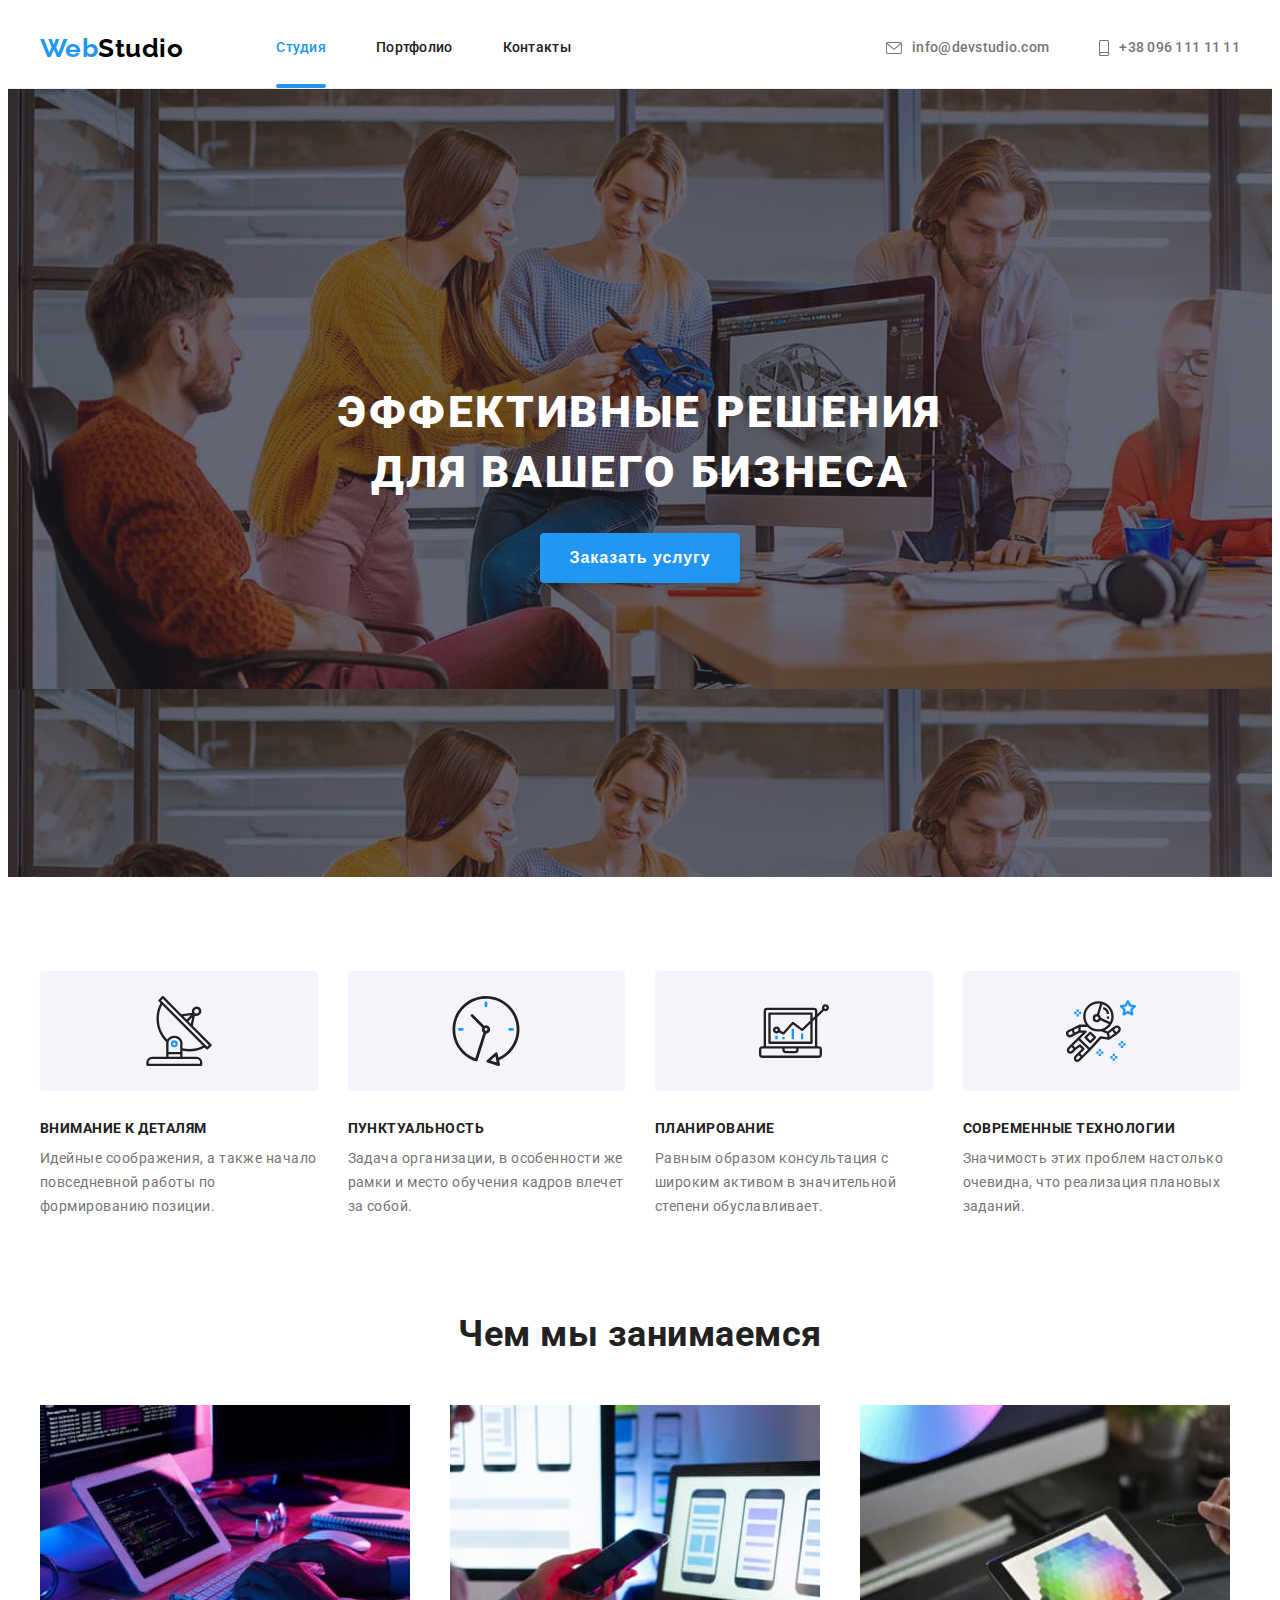
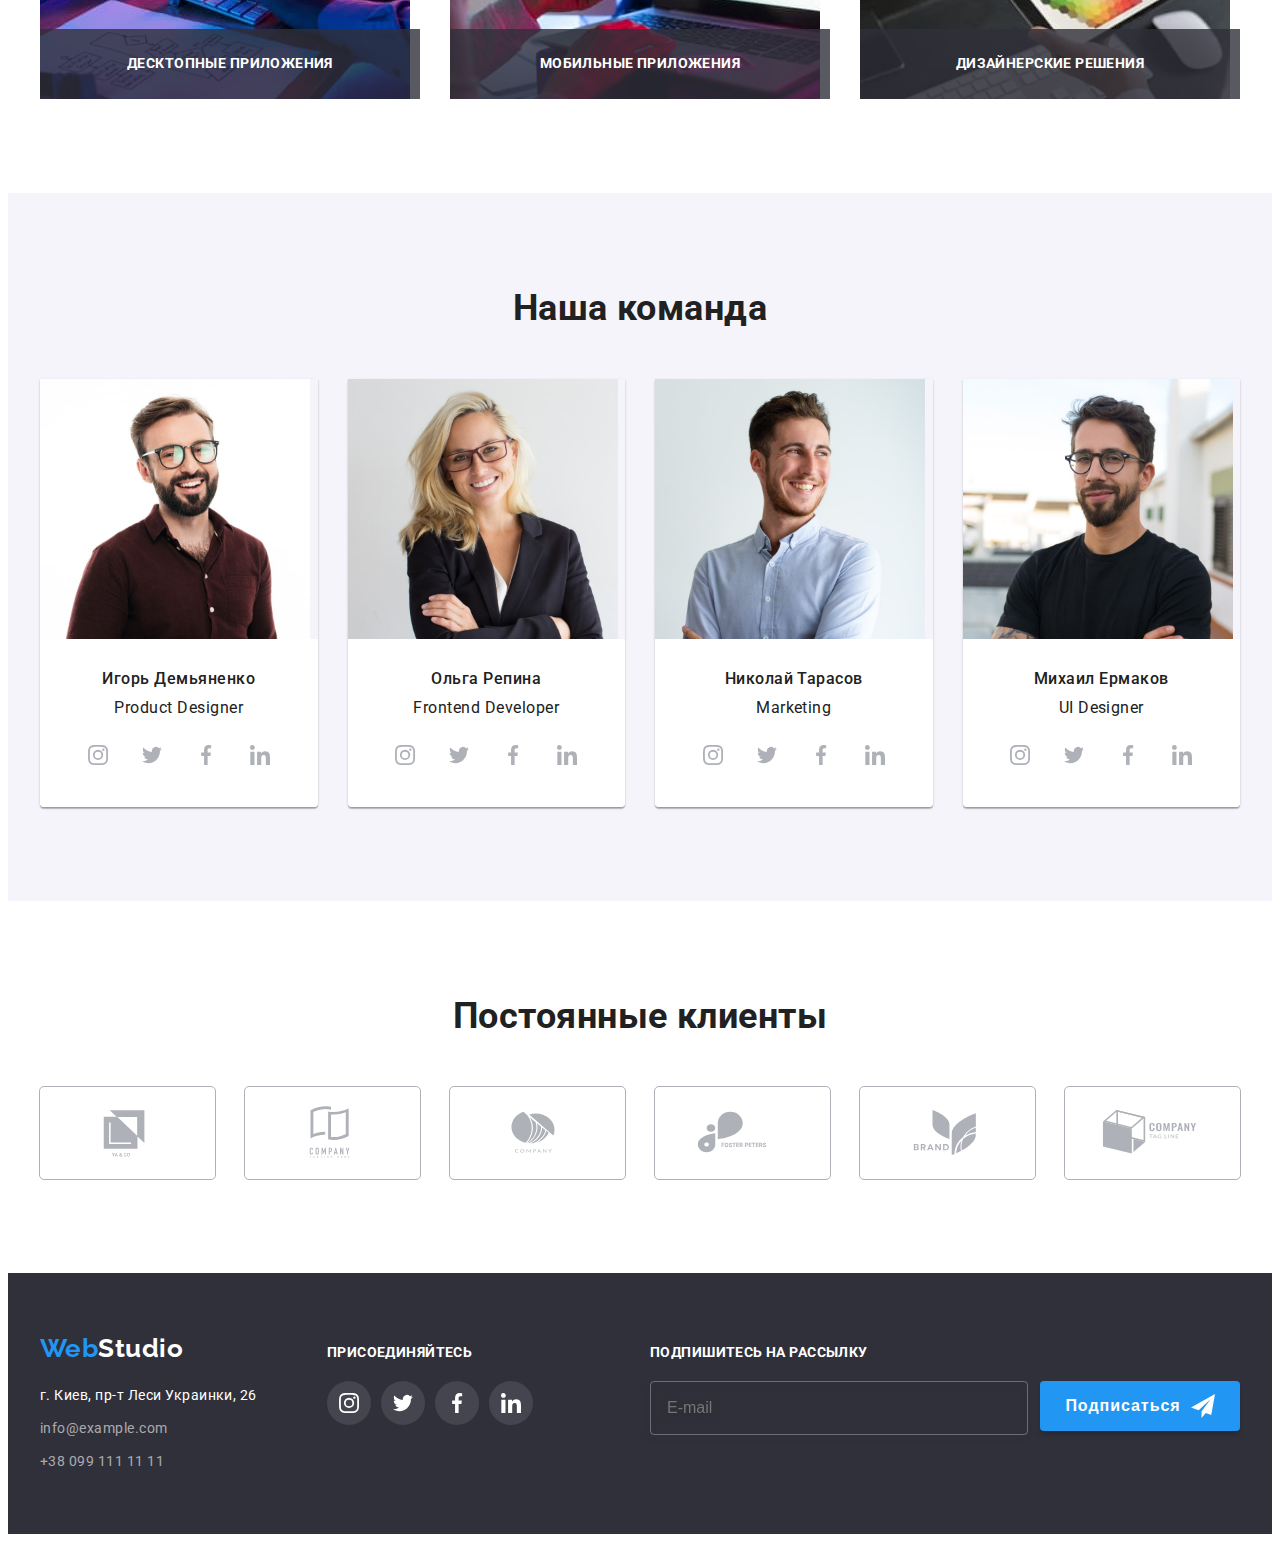
<file: index.html>
<!DOCTYPE html>
<html lang="ru">

<head>
    <meta charset="UTF-8">
    <meta http-equiv="X-UA-Compatible" content="IE=edge">
    <meta name="viewport" content="width=device-width, initial-scale=1.0">
    <link rel="preconnect" href="https://fonts.googleapis.com">
    <link rel="preconnect" href="https://fonts.gstatic.com" crossorigin>
    <link
        href="https://fonts.googleapis.com/css2?family=Raleway:wght@700&family=Roboto:wght@400;500;700;900&display=swap"
        rel="stylesheet">
    <link rel="stylesheet" href="https://cdnjs.cloudflare.com/ajax/libs/modern-normalize/1.1.0/modern-normalize.min.css"
        integrity="sha512-wpPYUAdjBVSE4KJnH1VR1HeZfpl1ub8YT/NKx4PuQ5NmX2tKuGu6U/JRp5y+Y8XG2tV+wKQpNHVUX03MfMFn9Q=="
        crossorigin="anonymous" referrerpolicy="no-referrer" />
    <link rel="stylesheet" href="./css/main.min.css">
    <title>WebStudio</title>
</head>

<body>

    <!-- Шапка сайту -->
    <header class="header">
        <div class="header__container">
            <nav class="header__site-nav">
                <a href="./" lang="en" class="header__logo logo"><span class="logo__accent">Web</span>Studio</a>
                <ul class="site-nav__list">
                    <li class="site-nav__item"><a href="./index.html" class="site-nav__link current">Студия</a></li>
                    <li class="site-nav__item"><a href="./portfolio.html" class="site-nav__link">Портфолио</a></li>
                    <li class="site-nav__item"><a href="" class="site-nav__link">Контакты</a></li>
                </ul>
            </nav>
            <ul class="contact-nav__list">
                <li class="contact-nav__item">
                    <a href="mailto:info@devstudio.com" class="contact-nav__link">
                        <svg width="16" height="12" class="contact-nav__icon">
                            <use href="./images/icons.svg#envelope"></use>
                        </svg>
                        info@devstudio.com
                    </a>
                </li>
                <li class="contact-nav__item">
                    <a href="tel:+380961111111" class="contact-nav__link">
                        <svg width="10" height="16" class="contact-nav__icon">
                            <use href="./images/icons.svg#smartphone"></use>
                        </svg>
                        +38 096 111 11 11
                    </a>
                </li>
            </ul>
        </div>
    </header>

    <main>
        <!-- Герой -->
        <section class="hero">
            <div class="hero__container">
                <h1 class="hero__title">Эффективные решения для вашего бизнеса</h1>
                <button type="button" class="hero__btn" data-modal-open>Заказать услугу</button>
            </div>
        </section>

        <!-- Преимущества -->
        <section class="advantages">
            <div class="advantages__container">
                <h2 class="advantages__title">Преимущества</h2>
                <ul class="advantages__list">
                    <li class="advantages__item">
                        <div class="advantages__icon-thumb">
                            <svg width="70" height="70">
                                <use href="./images/icons.svg#antenna"></use>
                            </svg>
                        </div>
                        <h3 class="advantages__pre-title">Внимание к деталям</h3>
                        <p class="advantages__text">Идейные соображения, а также начало повседневной работы по
                            формированию позиции.
                        </p>
                    </li>
                    <li class="advantages__item">
                        <div class="advantages__icon-thumb">
                            <svg width="70" height="70">
                                <use href="./images/icons.svg#clock"></use>
                            </svg>
                        </div>
                        <h3 class="advantages__pre-title">Пунктуальность</h3>
                        <p class="advantages__text">Задача организации, в особенности же рамки и место обучения кадров
                            влечет за
                            собой.
                        </p>
                    </li>
                    <li class="advantages__item">
                        <div class="advantages__icon-thumb">
                            <svg width="70" height="70">
                                <use href="./images/icons.svg#diagram"></use>
                            </svg>
                        </div>
                        <h3 class="advantages__pre-title">Планирование</h3>
                        <p class="advantages__text">Равным образом консультация с широким активом в значительной степени
                            обуславливает.
                        </p>
                    </li>
                    <li class="advantages__item">
                        <div class="advantages__icon-thumb">
                            <svg width="70" height="70">
                                <use href="./images/icons.svg#astronaut"></use>
                            </svg>
                        </div>
                        <h3 class="advantages__pre-title">Современные технологии</h3>
                        <p class="advantages__text">Значимость этих проблем настолько очевидна, что реализация плановых
                            заданий.</p>
                    </li>
                </ul>
            </div>
        </section>

        <section class="practic">
            <div class="practic__container">
                <h2 class="practic__title">Чем мы занимаемся</h2>
                <ul class="practic__list">
                    <li class="practic__item">
                        <img src="./images/box-1.jpg" alt="Набирає команда" width="370" class="practic__img">
                        <h3 class="practic__img-title">Десктопные приложения</h3>
                    </li>
                    <li class="practic__item">
                        <img src="./images/box-2.jpg" alt="Переглядає дизайн" width="370" class="practic__img">
                        <h3 class="practic__img-title">Мобильные приложения</h3>
                    </li>
                    <li class="practic__item">
                        <img src="./images/box-3.jpg" alt="Розглядає палітру кольорів" width="370" class="practic__img">
                        <h3 class="practic__img-title">Дизайнерские решения</h3>
                    </li>
                </ul>
            </div>
        </section>

        <!-- Команда -->
        <section class="team">
            <div class="team__container">
                <h2 class="team__title">Наша команда</h2>
                <ul class="team__list">
                    <li class="team__item">
                        <div class="team__img-thumb">
                            <img src="./images/img-1.jpg" alt="чоловік" width="270">
                        </div>
                        <div class="team__card">
                            <h3 class="team__card-title">Игорь Демьяненко</h3>
                            <p class="team__card-text">Product Designer</p>
                            <ul class="team__social-list">
                                <li class="team__social-item">
                                    <a href="https://www.instagram.com" target="_blank" rel="noopener noreferrer"
                                        class="team__social-link">
                                        <svg width="20" height="20" class="team__social-icon">
                                            <use href="./images/icons.svg#instagram"></use>
                                        </svg>
                                    </a>
                                </li>
                                <li class="team__social-item">
                                    <a href="https://twitter.com" target="_blank" rel="noopener noreferrer"
                                        class="team__social-link">
                                        <svg width="20" height="20" class="team__social-icon">
                                            <use href="./images/icons.svg#twitter"></use>
                                        </svg>
                                    </a>
                                </li>
                                <li class="team__social-item">
                                    <a href="https://facebook.com" target="_blank" rel="noopener noreferrer"
                                        class="team__social-link">
                                        <svg width="20" height="20" class="team__social-icon">
                                            <use href="./images/icons.svg#facebook"></use>
                                        </svg>
                                    </a>
                                </li>
                                <li class="team__social-item">
                                    <a href="https://www.linkedin.com" target="_blank" rel="noopener noreferrer"
                                        class="team__social-link">
                                        <svg width="20" height="20" class="team__social-icon">
                                            <use href="./images/icons.svg#linkedin"></use>
                                        </svg>
                                    </a>
                                </li>
                            </ul>
                        </div>
                    </li>
                    <li class="team__item">
                        <div class="team__img-thumb">
                            <img src="./images/img-2.jpg" alt="жінка" width="270">
                        </div>
                        <div class="team__card">
                            <h3 class="team__card-title">Ольга Репина</h3>
                            <p class="team__card-text">Frontend Developer</p>
                            <ul class="team__social-list">
                                <li class="team__social-item">
                                    <a href="https://www.instagram.com" target="_blank" rel="noopener noreferrer"
                                        class="team__social-link">
                                        <svg width="20" height="20" class="team__social-icon">
                                            <use href="./images/icons.svg#instagram"></use>
                                        </svg>
                                    </a>
                                </li>
                                <li class="team__social-item">
                                    <a href="https://twitter.com" target="_blank" rel="noopener noreferrer"
                                        class="team__social-link">
                                        <svg width="20" height="20" class="team__social-icon">
                                            <use href="./images/icons.svg#twitter"></use>
                                        </svg>
                                    </a>
                                </li>
                                <li class="team__social-item">
                                    <a href="https://facebook.com" target="_blank" rel="noopener noreferrer"
                                        class="team__social-link">
                                        <svg width="20" height="20" class="team__social-icon">
                                            <use href="./images/icons.svg#facebook"></use>
                                        </svg>
                                    </a>
                                </li>
                                <li class="team__social-item">
                                    <a href="https://www.linkedin.com" target="_blank" rel="noopener noreferrer"
                                        class="team__social-link">
                                        <svg width="20" height="20" class="team__social-icon">
                                            <use href="./images/icons.svg#linkedin"></use>
                                        </svg>
                                    </a>
                                </li>
                            </ul>
                        </div>
                    </li>
                    <li class="team__item">
                        <div class="team__img-thumb">
                            <img src="./images/img-3.jpg" alt="чоловік" width="270">
                        </div>
                        <div class="team__card">
                            <h3 class="team__card-title">Николай Тарасов</h3>
                            <p class="team__card-text">Marketing</p>
                            <ul class="team__social-list">
                                <li class="team__social-item">
                                    <a href="https://www.instagram.com" target="_blank" rel="noopener noreferrer"
                                        class="team__social-link">
                                        <svg width="20" height="20" class="team__social-icon">
                                            <use href="./images/icons.svg#instagram"></use>
                                        </svg>
                                    </a>
                                </li>
                                <li class="team__social-item">
                                    <a href="https://twitter.com" target="_blank" rel="noopener noreferrer"
                                        class="team__social-link">
                                        <svg width="20" height="20" class="team__social-icon">
                                            <use href="./images/icons.svg#twitter"></use>
                                        </svg>
                                    </a>
                                </li>
                                <li class="team__social-item">
                                    <a href="https://facebook.com" target="_blank" rel="noopener noreferrer"
                                        class="team__social-link">
                                        <svg width="20" height="20" class="team__social-icon">
                                            <use href="./images/icons.svg#facebook"></use>
                                        </svg>
                                    </a>
                                </li>
                                <li class="team__social-item">
                                    <a href="https://www.linkedin.com" target="_blank" rel="noopener noreferrer"
                                        class="team__social-link">
                                        <svg width="20" height="20" class="team__social-icon">
                                            <use href="./images/icons.svg#linkedin"></use>
                                        </svg>
                                    </a>
                                </li>
                            </ul>
                        </div>
                    </li>
                    <li class="team__item">
                        <div class="team__img-thumb">
                            <img src="./images/img-4.jpg" alt="чоловік" width="270">
                        </div>
                        <div class="team__card">
                            <h3 class="team__card-title">Михаил Ермаков</h3>
                            <p class="team__card-text">UI Designer</p>
                            <ul class="team__social-list">
                                <li class="team__social-item">
                                    <a href="https://www.instagram.com" target="_blank" rel="noopener noreferrer"
                                        class="team__social-link">
                                        <svg width="20" height="20" class="team__social-icon">
                                            <use href="./images/icons.svg#instagram"></use>
                                        </svg>
                                    </a>
                                </li>
                                <li class="team__social-item">
                                    <a href="https://twitter.com" target="_blank" rel="noopener noreferrer"
                                        class="team__social-link">
                                        <svg width="20" height="20" class="team__social-icon">
                                            <use href="./images/icons.svg#twitter"></use>
                                        </svg>
                                    </a>
                                </li>
                                <li class="team__social-item">
                                    <a href="https://facebook.com" target="_blank" rel="noopener noreferrer"
                                        class="team__social-link">
                                        <svg width="20" height="20" class="team__social-icon">
                                            <use href="./images/icons.svg#facebook"></use>
                                        </svg>
                                    </a>
                                </li>
                                <li class="team__social-item">
                                    <a href="https://www.linkedin.com" target="_blank" rel="noopener noreferrer"
                                        class="team__social-link">
                                        <svg width="20" height="20" class="team__social-icon">
                                            <use href="./images/icons.svg#linkedin"></use>
                                        </svg>
                                    </a>
                                </li>
                            </ul>
                        </div>
                    </li>
                </ul>
            </div>
        </section>

        <!-- Клієнти -->
        <section class="client">
            <div class="client__container">
                <h2 class="client__title">Постоянные клиенты</h2>
                <ul class="client__list">
                    <li class="client__item">
                        <a href="" class="client__link">
                            <svg width="106" height="60" class="client__icon">
                                <use href="./images/icons.svg#company-1"></use>
                            </svg>
                        </a>
                    </li>
                    <li class="client__item">
                        <a href="" class="client__link">
                            <svg width="106" height="60" class="client__icon">
                                <use href="./images/icons.svg#company-2"></use>
                            </svg>
                        </a>
                    </li>
                    <li class="client__item">
                        <a href="" class="client__link">
                            <svg width="106" height="60" class="client__icon">
                                <use href="./images/icons.svg#company-3"></use>
                            </svg>
                        </a>
                    </li>
                    <li class="client__item">
                        <a href="" class="client__link">
                            <svg width="106" height="60" class="client__icon">
                                <use href="./images/icons.svg#company-4"></use>
                            </svg>
                        </a>
                    </li>
                    <li class="client__item">
                        <a href="" class="client__link">
                            <svg width="106" height="60" class="client__icon">
                                <use href="./images/icons.svg#company-5"></use>
                            </svg>
                        </a>
                    </li>
                    <li class="client__item">
                        <a href="" class="client__link">
                            <svg width="106" height="60" class="client__icon">
                                <use href="./images/icons.svg#company-6"></use>
                            </svg>
                        </a>
                    </li>
                </ul>
            </div>
        </section>
    </main>

    <!-- Підвал -->
    <footer class="footer">
        <div class="footer__container">

            <!-- Адрес -->
            <div class="footer__address-container">
                <a href="./" lang="en" class="footer__logo logo "><span class="logo__accent">Web</span>Studio</a>
                <address class="address">
                    <ul class="address__list">
                        <li class="address__item"><a href="https://goo.gl/maps/qfHzh91Hibz9nCDFA" target="_blank"
                                rel="noopener noreferrer" class="address__link address__link--white">г. Киев, пр-т Леси
                                Украинки,
                                26</a></li>
                        <li class="address__item"><a href="mailto:info@example.com"
                                class="address__link">info@example.com</a>
                        </li>
                        <li class="address__item"><a href="tel:+380991111111" class="address__link">+38 099
                                111 11 11</a>
                        </li>
                    </ul>
                </address>
            </div>

            <!-- Приєднуйтесь -->
            <section class="footer__social">
                <h3 class="footer__social-title">присоединяйтесь</h3>
                <ul class="footer__social-list">
                    <li class="footer__social-item">
                        <a href="https://www.instagram.com" target="_blank" rel="noopener noreferrer"
                            class="footer__social-link">
                            <svg width="20" height="20" class="footer__social-icon">
                                <use href="./images/icons.svg#instagram"></use>
                            </svg>
                        </a>
                    </li>
                    <li class="footer__social-item">
                        <a href="https://twitter.com" target="_blank" rel="noopener noreferrer"
                            class="footer__social-link">
                            <svg width="20" height="20" class="footer__social-icon">
                                <use href="./images/icons.svg#twitter"></use>
                            </svg>
                        </a>
                    </li>
                    <li class="footer__social-item">
                        <a href="https://facebook.com" target="_blank" rel="noopener noreferrer"
                            class="footer__social-link">
                            <svg width="20" height="20" class="footer__social-icon">
                                <use href="./images/icons.svg#facebook"></use>
                            </svg>
                        </a>
                    </li>
                    <li class="footer__social-item">
                        <a href="https://www.linkedin.com" target="_blank" rel="noopener noreferrer"
                            class="footer__social-link">
                            <svg width="20" height="20" class="footer__social-icon">
                                <use href="./images/icons.svg#linkedin"></use>
                            </svg>
                        </a>
                    </li>
                </ul>
            </section>

            <!-- Форма підписки -->
            <section class="footer__subscription">
                <h3 class="footer__subscription-title">Подпишитесь на рассылку</h3>
                <form class="footer__subscription-form">
                    <label class="footer__subscription-label">
                        <input type="email" name="mail" placeholder="E-mail" class="footer__subscription-input">
                    </label>
                    <button type="submit" class="btn footer__form-btn">Подписаться
                        <svg width="24px" height="24px" class="footer__subscription-icon">
                            <use href="./images/icons.svg#send"></use>
                        </svg>
                    </button>
                </form>
            </section>
        </div>

    </footer>

    <!-- Модальне вікно -->
    <div class="backdrop is-hidden" data-modal>
        <div class="modal">
            <button type="button" class="modal__btn-closed" data-modal-close>
                <svg width="18" height="18" class="modal__btn-icon">
                    <use href="./images/icons.svg#close"></use>
                </svg>
            </button>

            <!-- Форма -->

            <form class="form__sign">
                <p class="form__title">Оставьте свои данные, мы вам перезвоним</p>
                <div class="form__field">
                    <label class="form__label">
                        <span class="form__text">Имя</span>
                        <input type="text" name="name" class="form__input">
                        <svg width="18" height="18px" class="form__icon">
                            <use href="./images/icons.svg#person"></use>
                        </svg>
                    </label>
                </div>
                <div class="form__field">
                    <label class="form__label">
                        <span class="form__text">Телефон</span>
                        <input type="tel" name="tel" class="form__input">
                        <svg width="18" height="18px" class="form__icon">
                            <use href="./images/icons.svg#phone"></use>
                        </svg>
                    </label>
                </div>
                <div class="form__field">
                    <label class="form__label">
                        <span class="form__text">Почта</span>
                        <input type="email" name="mail" class="form__input">
                        <svg width="18" height="18px" class="form__icon">
                            <use href="./images/icons.svg#email"></use>
                        </svg>
                    </label>
                </div>
                <div class="form__field form__field--margin">
                    <label class="form__label">
                        <span class="form__text">Комментарий</span>
                        <textarea name="feedback" rows="5" placeholder="Введите текст" class="form__comment"></textarea>
                    </label>
                </div>
                <div class="form__field-check">
                    <label class="form__label-check">
                        <input type="checkbox" name="license" class="form__input-check">
                        <span class="form__check-box"></span>
                        <span class="form__text-check">Соглашаюсь с рассылкой и принимаю <a href=""
                                class="form__link">Условия
                                договора</a></span>
                    </label>
                </div>
                <button type="submit" class="form__btn">Отправить</button>
            </form>
        </div>
    </div>

    <script src="./js/modal.js"></script>

</body>

</html>
</file>
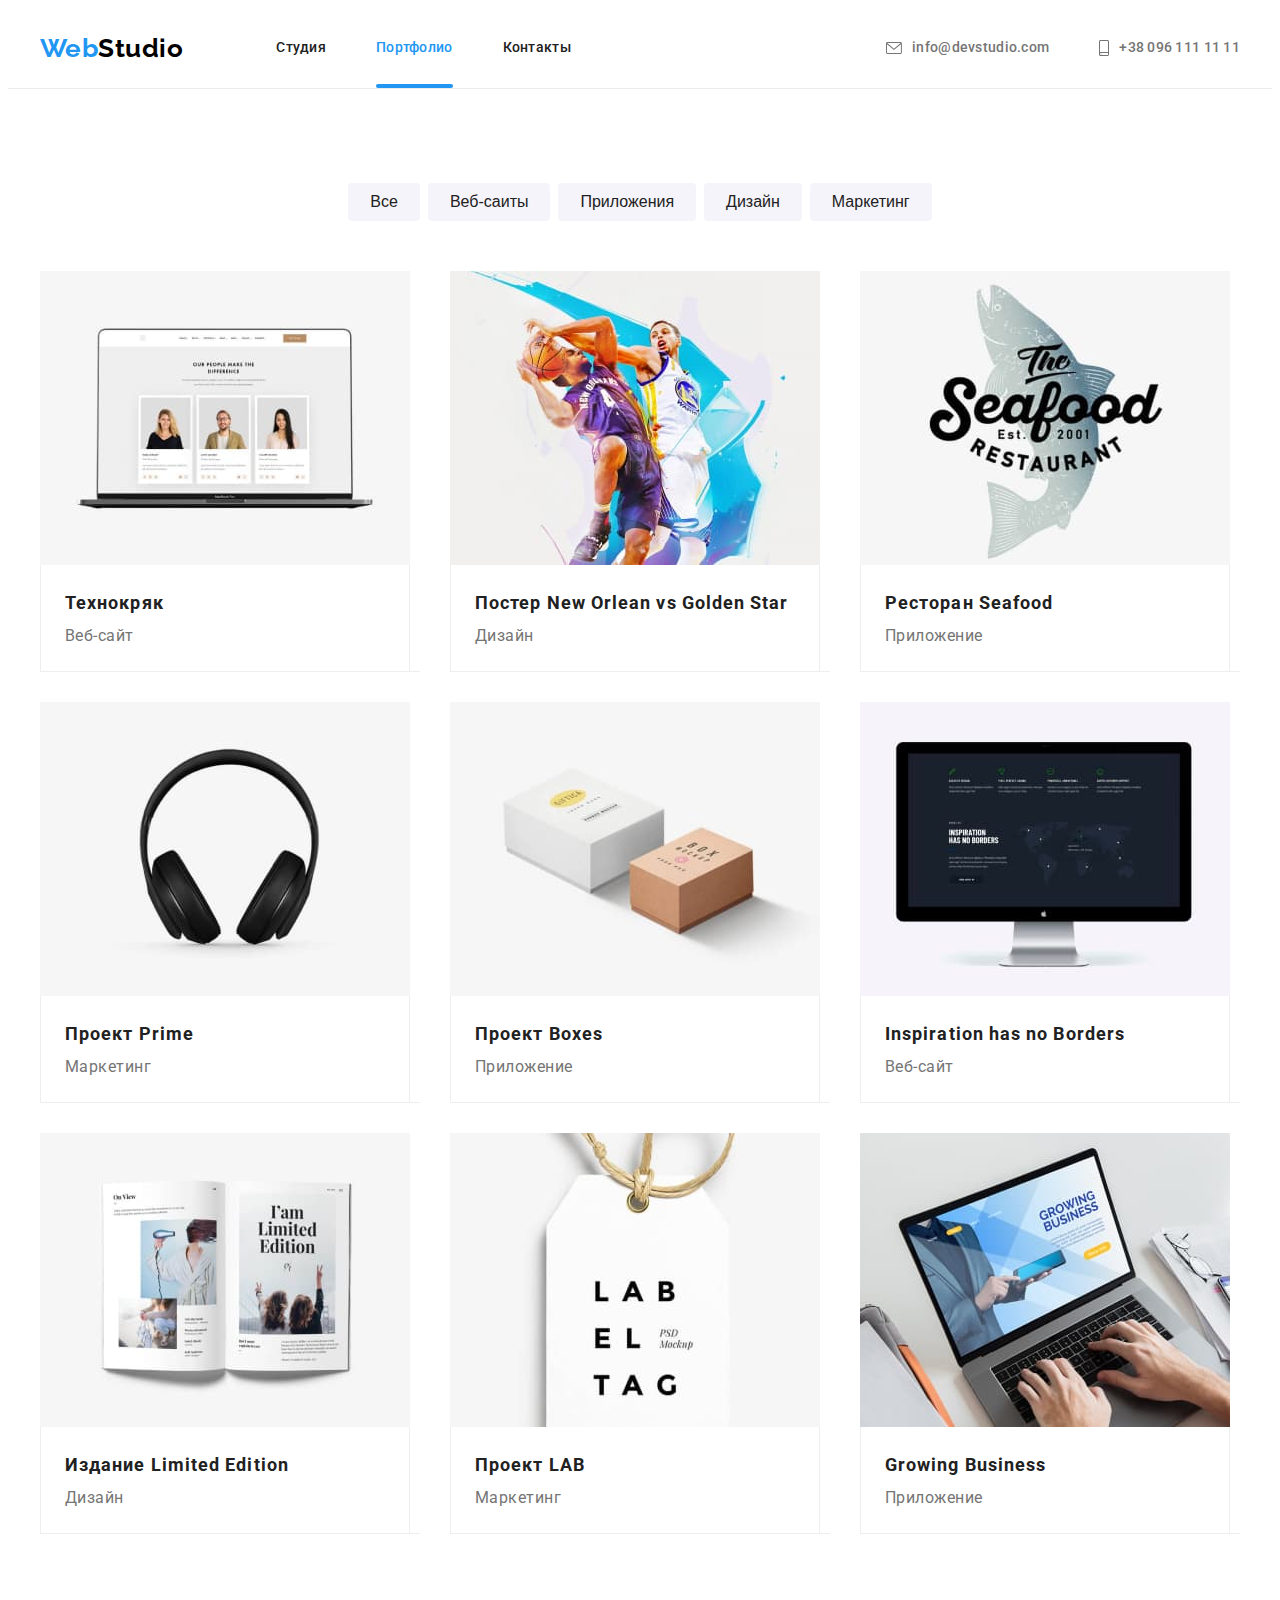
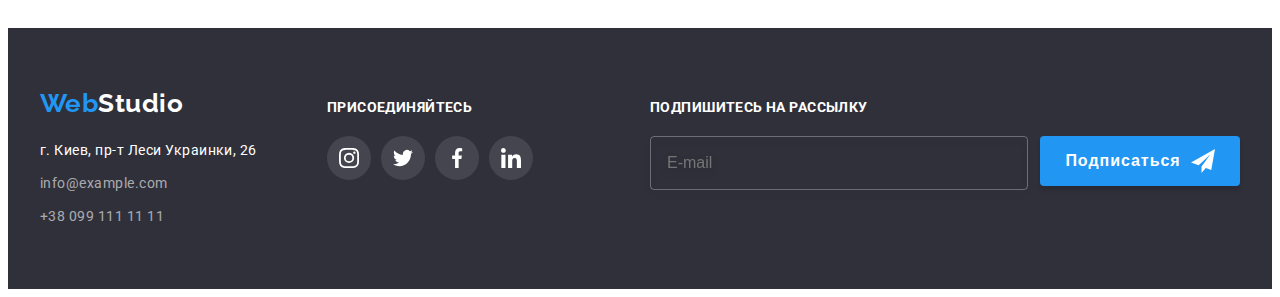
<file: portfolio.html>
<!DOCTYPE html>
<html lang="ru">

<head>
    <meta charset="UTF-8">
    <meta http-equiv="X-UA-Compatible" content="IE=edge">
    <meta name="viewport" content="width=device-width, initial-scale=1.0">
    <link rel="preconnect" href="https://fonts.googleapis.com">
    <link rel="preconnect" href="https://fonts.gstatic.com" crossorigin>
    <link
        href="https://fonts.googleapis.com/css2?family=Raleway:wght@700&family=Roboto:wght@400;500;700;900&display=swap"
        rel="stylesheet">
    <link rel="stylesheet" href="https://cdnjs.cloudflare.com/ajax/libs/modern-normalize/1.1.0/modern-normalize.min.css"
        integrity="sha512-wpPYUAdjBVSE4KJnH1VR1HeZfpl1ub8YT/NKx4PuQ5NmX2tKuGu6U/JRp5y+Y8XG2tV+wKQpNHVUX03MfMFn9Q=="
        crossorigin="anonymous" referrerpolicy="no-referrer" />
    <link rel="stylesheet" href="./css/main.min.css">
    <title>WebStudio - Портфолио</title>
</head>

<body>

    <!-- Шапка сайту -->
    <header class="header">
        <div class="header__container">
            <nav class="header__site-nav">
                <a href="./" lang="en" class="header__logo logo"><span class="logo__accent">Web</span>Studio</a>
                <ul class="site-nav__list">
                    <li class="site-nav__item"><a href="./index.html" class="site-nav__link">Студия</a></li>
                    <li class="site-nav__item"><a href="./portfolio.html" class="site-nav__link current">Портфолио</a>
                    </li>
                    <li class="site-nav__item"><a href="" class="site-nav__link">Контакты</a></li>
                </ul>
            </nav>
            <ul class="contact-nav__list">
                <li class="contact-nav__item">
                    <a href="mailto:info@devstudio.com" class="contact-nav__link">
                        <svg width="16" height="12" class="contact-nav__icon">
                            <use href="./images/icons.svg#envelope"></use>
                        </svg>
                        info@devstudio.com
                    </a>
                </li>
                <li class="contact-nav__item">
                    <a href="tel:+380961111111" class="contact-nav__link">
                        <svg width="10" height="16" class="contact-nav__icon">
                            <use href="./images/icons.svg#smartphone"></use>
                        </svg>
                        +38 096 111 11 11
                    </a>
                </li>
            </ul>
        </div>
    </header>

    <!-- Портфоліо -->
    <main>
        <section class="work">
            <div class="work__container">
                <h1 class="work__title">Приклади робіт</h1>

                <!-- Фільтр -->
                <ul class="work__filter-list">
                    <li class="work__filter-item"><button type="button" class="work__filter-btn">Все</button>
                    </li>
                    <li class="work__filter-item"><button type="button" class="work__filter-btn">Веб-саиты</button></li>
                    <li class="work__filter-item"><button type="button" class="work__filter-btn">Приложения</button>
                    </li>
                    <li class="work__filter-item"><button type="button" class="work__filter-btn">Дизайн</button></li>
                    <li class="work__filter-item"><button type="button" class="work__filter-btn">Маркетинг</button></li>
                </ul>

                <!-- Роботи -->
                <ul class="work__list">
                    <li class="work__item">
                        <a href="" class="work__link">
                            <div class="work__card-thumb">
                                <img src="./images/project-1.jpg" alt="Пример работы" width="370">
                                <div class="work__overlay">
                                    <p class="work__pre-text">
                                        Ресурс предлагает комплексные предложения с разным уровнем функционала и
                                        сервисов.
                                        Все это позволит посетителю
                                        получить
                                        исчерпывающие сведения <br>о компании или частном лице.
                                    </p>
                                </div>
                            </div>
                            <div class="work__card-content">
                                <h2 class="work__card-title">Технокряк</h2>
                                <p class="work__card-text">Веб-сайт</p>
                            </div>
                        </a>
                    </li>
                    <li class="work__item">
                        <a href="" class="work__link">
                            <div class="work__card-thumb">
                                <img src="./images/project-2.jpg" alt="Пример работы" width="370">
                                <div class="work__overlay">
                                    <p class="work__pre-text">
                                        Ресурс предлагает комплексные предложения с разным уровнем функционала и
                                        сервисов.
                                        Все это позволит посетителю
                                        получить
                                        исчерпывающие сведения <br>о компании или частном лице.
                                    </p>
                                </div>
                            </div>
                            <div class="work__card-content">
                                <h2 class="work__card-title">Постер New Orlean vs Golden Star</h2>
                                <p class="work__card-text">Дизайн</p>
                            </div>
                        </a>
                    </li>
                    <li class="work__item">
                        <a href="" class="work__link">
                            <div class="work__card-thumb">
                                <img src="./images/project-3.jpg" alt="Пример работы" width="370">
                                <div class="work__overlay">
                                    <p class="work__pre-text">
                                        Ресурс предлагает комплексные предложения с разным уровнем функционала и
                                        сервисов.
                                        Все это позволит посетителю
                                        получить
                                        исчерпывающие сведения <br>о компании или частном лице.
                                    </p>
                                </div>
                            </div>
                            <div class="work__card-content">
                                <h2 class="work__card-title">Ресторан Seafood</h2>
                                <p class="work__card-text">Приложение</p>
                            </div>
                        </a>
                    </li>
                    <li class="work__item">
                        <a href="" class="work__link">
                            <div class="work__card-thumb">
                                <img src="./images/project-4.jpg" alt="Пример работы" width="370">
                                <div class="work__overlay">
                                    <p class="work__pre-text">
                                        Ресурс предлагает комплексные предложения с разным уровнем функционала и
                                        сервисов.
                                        Все это позволит посетителю
                                        получить
                                        исчерпывающие сведения <br>о компании или частном лице.
                                    </p>
                                </div>
                            </div>
                            <div class="work__card-content">
                                <h2 class="work__card-title">Проект Prime</h2>
                                <p class="work__card-text">Маркетинг</p>
                            </div>
                        </a>
                    </li>
                    <li class="work__item">
                        <a href="" class="work__link">
                            <div class="work__card-thumb">
                                <img src="./images/project-5.jpg" alt="Пример работы" width="370">
                                <div class="work__overlay">
                                    <p class="work__pre-text">
                                        Ресурс предлагает комплексные предложения с разным уровнем функционала и
                                        сервисов.
                                        Все это позволит посетителю
                                        получить
                                        исчерпывающие сведения <br>о компании или частном лице.
                                    </p>
                                </div>
                            </div>
                            <div class="work__card-content">
                                <h2 class="work__card-title">Проект Boxes</h2>
                                <p class="work__card-text">Приложение</p>
                            </div>
                        </a>
                    </li>
                    <li class="work__item">
                        <a href="" class="work__link">
                            <div class="work__card-thumb">
                                <img src="./images/project-6.jpg" alt="Пример работы" width="370">
                                <div class="work__overlay">
                                    <p class="work__pre-text">
                                        Ресурс предлагает комплексные предложения с разным уровнем функционала и
                                        сервисов.
                                        Все это позволит посетителю
                                        получить
                                        исчерпывающие сведения <br>о компании или частном лице.
                                    </p>
                                </div>
                            </div>
                            <div class="work__card-content">
                                <h2 class="work__card-title">Inspiration has no Borders</h2>
                                <p class="work__card-text">Веб-сайт</p>
                            </div>
                        </a>
                    </li>
                    <li class="work__item">
                        <a href="" class="work__link">
                            <div class="work__card-thumb">
                                <img src="./images/project-7.jpg" alt="Пример работы" width="370">
                                <div class="work__overlay">
                                    <p class="work__pre-text">
                                        Ресурс предлагает комплексные предложения с разным уровнем функционала и
                                        сервисов.
                                        Все это позволит посетителю
                                        получить
                                        исчерпывающие сведения <br>о компании или частном лице.
                                    </p>
                                </div>
                            </div>
                            <div class="work__card-content">
                                <h2 class="work__card-title">Издание Limited Edition</h2>
                                <p class="work__card-text">Дизайн</p>
                            </div>
                        </a>
                    </li>
                    <li class="work__item">
                        <a href="" class="work__link">
                            <div class="work__card-thumb">
                                <img src="./images/project-8.jpg" alt="Пример работы" width="370">
                                <div class="work__overlay">
                                    <p class="work__pre-text">
                                        Ресурс предлагает комплексные предложения с разным уровнем функционала и
                                        сервисов.
                                        Все это позволит посетителю
                                        получить
                                        исчерпывающие сведения <br>о компании или частном лице.
                                    </p>
                                </div>
                            </div>
                            <div class="work__card-content">
                                <h2 class="work__card-title">Проект LAB</h2>
                                <p class="work__card-text">Маркетинг</p>
                            </div>
                        </a>
                    </li>
                    <li class="work__item">
                        <a href="" class="work__link">
                            <div class="work__card-thumb">
                                <img src="./images/project-9.jpg" alt="Пример работы" width="370">
                                <div class="work__overlay">
                                    <p class="work__pre-text">
                                        Ресурс предлагает комплексные предложения с разным уровнем функционала и
                                        сервисов.
                                        Все это позволит посетителю
                                        получить
                                        исчерпывающие сведения <br>о компании или частном лице.
                                    </p>
                                </div>
                            </div>
                            <div class="work__card-content">
                                <h2 class="work__card-title">Growing Business</h2>
                                <p class="work__card-text">Приложение</p>
                            </div>
                        </a>
                    </li>
                </ul>
            </div>
        </section>
    </main>

    <!-- Підвал -->
    <footer class="footer">
        <div class="footer__container">

            <!-- Адрес -->
            <div class="footer__address-container">
                <a href="./" lang="en" class="footer__logo logo "><span class="logo__accent">Web</span>Studio</a>
                <address class="address">
                    <ul class="address__list">
                        <li class="address__item"><a href="https://goo.gl/maps/qfHzh91Hibz9nCDFA" target="_blank"
                                rel="noopener noreferrer" class="address__link address__link--white">г. Киев, пр-т Леси
                                Украинки,
                                26</a></li>
                        <li class="address__item"><a href="mailto:info@example.com"
                                class="address__link">info@example.com</a>
                        </li>
                        <li class="address__item"><a href="tel:+380991111111" class="address__link">+38 099
                                111 11 11</a>
                        </li>
                    </ul>
                </address>
            </div>

            <!-- Приєднуйтесь -->
            <section class="footer__social">
                <h3 class="footer__social-title">присоединяйтесь</h3>
                <ul class="footer__social-list">
                    <li class="footer__social-item">
                        <a href="https://www.instagram.com" target="_blank" rel="noopener noreferrer"
                            class="footer__social-link">
                            <svg width="20" height="20" class="footer__social-icon">
                                <use href="./images/icons.svg#instagram"></use>
                            </svg>
                        </a>
                    </li>
                    <li class="footer__social-item">
                        <a href="https://twitter.com" target="_blank" rel="noopener noreferrer"
                            class="footer__social-link">
                            <svg width="20" height="20" class="footer__social-icon">
                                <use href="./images/icons.svg#twitter"></use>
                            </svg>
                        </a>
                    </li>
                    <li class="footer__social-item">
                        <a href="https://facebook.com" target="_blank" rel="noopener noreferrer"
                            class="footer__social-link">
                            <svg width="20" height="20" class="footer__social-icon">
                                <use href="./images/icons.svg#facebook"></use>
                            </svg>
                        </a>
                    </li>
                    <li class="footer__social-item">
                        <a href="https://www.linkedin.com" target="_blank" rel="noopener noreferrer"
                            class="footer__social-link">
                            <svg width="20" height="20" class="footer__social-icon">
                                <use href="./images/icons.svg#linkedin"></use>
                            </svg>
                        </a>
                    </li>
                </ul>
            </section>

            <!-- Форма підписки -->
            <section class="footer__subscription">
                <h3 class="footer__subscription-title">Подпишитесь на рассылку</h3>
                <form class="footer__subscription-form">
                    <label class="footer__subscription-label">
                        <input type="email" name="mail" placeholder="E-mail" class="footer__subscription-input">
                    </label>
                    <button type="submit" class="btn footer__form-btn">Подписаться
                        <svg width="24px" height="24px" class="footer__subscription-icon">
                            <use href="./images/icons.svg#send"></use>
                        </svg>
                    </button>
                </form>
            </section>
        </div>

    </footer>

</body>

</html>
</file>
<file: css/main.min.css>
.advantages__title,.work__title{position:absolute;white-space:nowrap;width:1px;height:1px;overflow:hidden;border:0;padding:0;clip:rect(0 0 0 0);-webkit-clip-path:inset(50%);clip-path:inset(50%);margin:-1px}.practic__title,.team__title,.client__title{margin-top:0;margin-bottom:50px;font-weight:700;font-size:36px;line-height:1.17;text-align:center}.team__item,.team__card{border-bottom-left-radius:4px;border-bottom-right-radius:4px}.practic__img-title,.footer__social-title,.footer__subscription-title{margin-top:0;margin-bottom:20px;font-weight:700;font-size:14px;line-height:1.14;letter-spacing:0.03em;text-transform:uppercase;color:#fff}.form__input,.form__comment{border:1px solid rgba(33,33,33,0.2);border-radius:4px;-webkit-transition:border 250ms cubic-bezier(0.4, 0, 0.2, 1);transition:border 250ms cubic-bezier(0.4, 0, 0.2, 1)}.form__input:focus,.form__comment:focus{outline:none;border:1px solid #2196f3}.hero__btn,.footer__form-btn,.form__btn{cursor:pointer;border:none;border-radius:4px;width:200px;height:50px;font-weight:700;font-size:16px;line-height:1.88;letter-spacing:0.06em;color:#fff;background-color:#2196f3;-webkit-box-shadow:0px 4px 4px rgba(0,0,0,0.15);box-shadow:0px 4px 4px rgba(0,0,0,0.15);-webkit-transition:background-color 250ms cubic-bezier(0.4, 0, 0.2, 1);transition:background-color 250ms cubic-bezier(0.4, 0, 0.2, 1)}.hero__btn:hover,.footer__form-btn:hover,.form__btn:hover,.hero__btn:focus,.footer__form-btn:focus,.form__btn:focus{background-color:#188ce8}body{font-family:Roboto, sans-serif;letter-spacing:0.03em;color:#212121;background-color:#fff}img{display:block;max-width:100%;height:auto}[class*="list"]{padding:0;margin:0;list-style:none}[class*="__link"]{text-decoration:none}[class*="__container"]{margin-left:auto;margin-right:auto;width:1200px;padding-left:15px;padding-right:15px}.header{border-bottom:1px solid #ececec}.header__container{display:-webkit-box;display:-ms-flexbox;display:flex;-webkit-box-pack:justify;-ms-flex-pack:justify;justify-content:space-between;-webkit-box-align:center;-ms-flex-align:center;align-items:center}.header__logo{margin-right:93px}.header__site-nav{display:-webkit-box;display:-ms-flexbox;display:flex;-webkit-box-align:center;-ms-flex-align:center;align-items:center}.logo{display:inline-block;color:#000;font-family:Raleway, sans-serif;font-weight:700;font-size:26px;line-height:1.19;text-decoration:none}.logo__accent{color:#2196f3}.site-nav__list{display:-webkit-box;display:-ms-flexbox;display:flex}.site-nav__item{position:relative}.site-nav__item:not(:last-child){margin-right:50px}.site-nav__link{display:inline-block;padding-top:32px;padding-bottom:32px;font-weight:500;font-size:14px;line-height:1.14;letter-spacing:0.02em;color:#212121;-webkit-transition:color 250ms cubic-bezier(0.4, 0, 0.2, 1);transition:color 250ms cubic-bezier(0.4, 0, 0.2, 1)}.site-nav__link:hover,.site-nav__link:focus{color:#2196f3}.site-nav__link.current{color:#2196f3}.site-nav__link.current::after{content:'';position:absolute;left:0;bottom:0;width:100%;height:4px;background-color:#2196f3;border-radius:2px}.contact-nav__list{display:-webkit-box;display:-ms-flexbox;display:flex}.contact-nav__item:not(:last-child){margin-right:50px}.contact-nav__link{display:-webkit-inline-box;display:-ms-inline-flexbox;display:inline-flex;padding-top:32px;padding-bottom:32px;font-weight:500;font-size:14px;line-height:1.14;letter-spacing:0.02em;-webkit-box-align:center;-ms-flex-align:center;align-items:center;color:#757575;-webkit-transition:color 250ms cubic-bezier(0.4, 0, 0.2, 1);transition:color 250ms cubic-bezier(0.4, 0, 0.2, 1)}.contact-nav__link:hover,.contact-nav__link:focus{color:#2196f3}.contact-nav__icon{margin-right:10px;fill:currentColor}.hero{padding-top:94px;padding-bottom:94px;display:-webkit-box;display:-ms-flexbox;display:flex;-webkit-box-pack:center;-ms-flex-pack:center;justify-content:center;-webkit-box-align:center;-ms-flex-align:center;align-items:center;max-width:1600px;height:600px;margin-left:auto;margin-right:auto;background-color:#c4c4c4;background-image:-webkit-gradient(linear, left top, right top, from(rgba(47,48,58,0.4)), to(rgba(47,48,58,0.4))),url(../images/hero.jpg);background-image:linear-gradient(to right, rgba(47,48,58,0.4), rgba(47,48,58,0.4)),url(../images/hero.jpg);color:#fff;text-align:center}.hero__title{width:700px;margin-top:0;margin-bottom:30px;margin-left:auto;margin-right:auto;font-weight:900;font-size:44px;line-height:1.36;letter-spacing:0.06em;text-transform:uppercase}.hero__btn{display:block;margin:0 auto}.advantages{padding-top:94px;padding-bottom:0}.advantages__list{display:-webkit-box;display:-ms-flexbox;display:flex;-ms-flex-wrap:wrap;flex-wrap:wrap;margin-top:0;margin-left:calc(-1 * 30px)}.advantages__item{-ms-flex-preferred-size:calc((100% / 4) - 30px);flex-basis:calc((100% / 4) - 30px);margin-top:0;margin-left:30px}.advantages__pre-title{margin-top:0;margin-bottom:10px;font-weight:700;font-size:14px;line-height:1.14;text-transform:uppercase}.advantages__text{margin-top:0;margin-bottom:0;color:#757575;font-size:14px;line-height:1.71}.advantages__icon-thumb{display:-webkit-box;display:-ms-flexbox;display:flex;-webkit-box-pack:center;-ms-flex-pack:center;justify-content:center;-webkit-box-align:center;-ms-flex-align:center;align-items:center;height:120px;margin-bottom:30px;background-color:#f5f4fa;border-radius:4px}.practic{padding-top:94px;padding-bottom:94px}.practic__list{display:-webkit-box;display:-ms-flexbox;display:flex;-ms-flex-wrap:wrap;flex-wrap:wrap;margin-top:calc(-1 * 30px);margin-left:calc(-1 * 30px)}.practic__item{position:relative;-ms-flex-preferred-size:calc((100% / 3) - 30px);flex-basis:calc((100% / 3) - 30px);margin-top:30px;margin-left:30px}.practic__thumb{position:relative}.practic__img-title{display:block;margin:0;position:absolute;bottom:0;left:0;width:100%;padding-top:27px;padding-bottom:27px;background-color:rgba(47,48,58,0.8);text-align:center}.team{padding-top:94px;padding-bottom:94px;background-color:#f5f4fa}.team__list{display:-webkit-box;display:-ms-flexbox;display:flex;-ms-flex-wrap:wrap;flex-wrap:wrap;margin-top:calc(-1 * 30px);margin-left:calc(-1 * 30px)}.team__item{-ms-flex-preferred-size:calc((100% / 4) - 30px);flex-basis:calc((100% / 4) - 30px);margin-top:30px;margin-left:30px;-webkit-box-shadow:0px 1px 3px rgba(0,0,0,0.12),0px 1px 1px rgba(0,0,0,0.14),0px 2px 1px rgba(0,0,0,0.2);box-shadow:0px 1px 3px rgba(0,0,0,0.12),0px 1px 1px rgba(0,0,0,0.14),0px 2px 1px rgba(0,0,0,0.2)}.team__card{padding-top:30px;padding-bottom:30px;background-color:#fff;text-align:center}.team__card-title{margin-top:0;margin-bottom:10px;font-weight:500;font-size:16px;line-height:1.19}.team__card-text{margin-top:0;margin-bottom:16px;font-size:16px;line-height:1.19}.team__social-list{display:-webkit-box;display:-ms-flexbox;display:flex;-webkit-box-pack:center;-ms-flex-pack:center;justify-content:center;-webkit-box-align:center;-ms-flex-align:center;align-items:center}.team__social-item:not(:last-child){margin-right:10px}.team__social-link{display:-webkit-box;display:-ms-flexbox;display:flex;-webkit-box-pack:center;-ms-flex-pack:center;justify-content:center;-webkit-box-align:center;-ms-flex-align:center;align-items:center;width:44px;height:44px;border-radius:50%;color:#afb1b8;-webkit-transition:background-color 250ms cubic-bezier(0.4, 0, 0.2, 1),color 250ms cubic-bezier(0.4, 0, 0.2, 1);transition:background-color 250ms cubic-bezier(0.4, 0, 0.2, 1),color 250ms cubic-bezier(0.4, 0, 0.2, 1)}.team__social-link:hover,.team__social-link:focus{background-color:#2196f3;color:#fff}.team__social-icon{fill:currentColor}.client{padding-top:94px;padding-bottom:94px}.client__container{text-align:center}.client__list{display:-webkit-box;display:-ms-flexbox;display:flex;-ms-flex-wrap:wrap;flex-wrap:wrap;margin-top:calc(-1 * 30px);margin-left:calc(-1 * 30px)}.client__item{-ms-flex-preferred-size:calc((100% / 6) - 30px);flex-basis:calc((100% / 6) - 30px);margin-top:30px;margin-left:30px}.client__link{display:-webkit-box;display:-ms-flexbox;display:flex;padding:16px 32px;color:#afb1b8;outline:1px solid #afb1b8;border-radius:4px;-webkit-transition:color 250ms cubic-bezier(0.4, 0, 0.2, 1),outline 250ms cubic-bezier(0.4, 0, 0.2, 1);transition:color 250ms cubic-bezier(0.4, 0, 0.2, 1),outline 250ms cubic-bezier(0.4, 0, 0.2, 1)}.client__link:hover,.client__link:focus{color:#2196f3;outline:1px solid #2196f3}.client__icon{fill:currentColor}.footer{padding-top:60px;padding-bottom:60px;background-color:#2f303a}.footer__container{display:-webkit-box;display:-ms-flexbox;display:flex;-webkit-box-align:baseline;-ms-flex-align:baseline;align-items:baseline}.footer__address-container{margin-right:70px}.footer__logo{margin-bottom:20px;color:#fff}.address{font-style:inherit}.address__item:not(:last-child){margin-bottom:9px}.address__link{display:inline-block;color:rgba(255,255,255,0.6);font-size:14px;line-height:1.71;-webkit-transition:color 250ms cubic-bezier(0.4, 0, 0.2, 1);transition:color 250ms cubic-bezier(0.4, 0, 0.2, 1)}.address__link:hover,.address__link:focus{color:#2196f3}.address__link--white{color:#fff}.footer__social-list{display:-webkit-box;display:-ms-flexbox;display:flex}.footer__social-item:not(:last-child){margin-right:10px}.footer__social-link{display:-webkit-box;display:-ms-flexbox;display:flex;-webkit-box-pack:center;-ms-flex-pack:center;justify-content:center;-webkit-box-align:center;-ms-flex-align:center;align-items:center;width:44px;height:44px;border-radius:50%;background:rgba(255,255,255,0.1);color:#fff;-webkit-transition:background-color 250ms cubic-bezier(0.4, 0, 0.2, 1);transition:background-color 250ms cubic-bezier(0.4, 0, 0.2, 1)}.footer__social-link:hover,.footer__social-link:focus{background-color:#2196f3}.footer__social-icon{fill:currentColor}.footer__subscription{margin-left:auto}.footer__subscription-form{display:-webkit-inline-box;display:-ms-inline-flexbox;display:inline-flex}.footer__subscription-input{width:358px;height:50px;margin-right:12px;padding-left:16px;font-size:16px;line-height:1.25;color:rgba(255,255,255,0.6);background-color:transparent;border:1px solid rgba(255,255,255,0.3);-webkit-filter:drop-shadow(0px 4px 4px rgba(0,0,0,0.15));filter:drop-shadow(0px 4px 4px rgba(0,0,0,0.15));border-radius:4px}.footer__form-btn{display:-webkit-box;display:-ms-flexbox;display:flex;-webkit-box-pack:center;-ms-flex-pack:center;justify-content:center;-webkit-box-align:center;-ms-flex-align:center;align-items:center}.footer__subscription-icon{margin-left:10px;fill:currentColor}.backdrop{position:fixed;top:0;left:0;width:100%;height:100%;background-color:rgba(0,0,0,0.2);opacity:1;-webkit-transition:opacity 250ms cubic-bezier(0.4, 0, 0.2, 1);transition:opacity 250ms cubic-bezier(0.4, 0, 0.2, 1)}.backdrop.is-hidden{opacity:0;pointer-events:none}.modal{position:absolute;top:50%;left:50%;width:528px;height:581px;padding:40px;background-color:#fff;-webkit-box-shadow:0px 1px 3px rgba(0,0,0,0.12),0px 1px 1px rgba(0,0,0,0.14),0px 2px 1px rgba(0,0,0,0.2);box-shadow:0px 1px 3px rgba(0,0,0,0.12),0px 1px 1px rgba(0,0,0,0.14),0px 2px 1px rgba(0,0,0,0.2);border-radius:4px;-webkit-transform:translate(-50%, -50%) scale(1, 1);transform:translate(-50%, -50%) scale(1, 1);opacity:1;-webkit-transition:opacity 250ms cubic-bezier(0.4, 0, 0.2, 1),-webkit-transform 250ms cubic-bezier(0.4, 0, 0.2, 1);transition:opacity 250ms cubic-bezier(0.4, 0, 0.2, 1),-webkit-transform 250ms cubic-bezier(0.4, 0, 0.2, 1);transition:transform 250ms cubic-bezier(0.4, 0, 0.2, 1),opacity 250ms cubic-bezier(0.4, 0, 0.2, 1);transition:transform 250ms cubic-bezier(0.4, 0, 0.2, 1),opacity 250ms cubic-bezier(0.4, 0, 0.2, 1),-webkit-transform 250ms cubic-bezier(0.4, 0, 0.2, 1)}.backdrop.is-hidden .modal{-webkit-transform:translate(-50%, -50%) scale(0.4, 0.1);transform:translate(-50%, -50%) scale(0.4, 0.1);opacity:0}.modal__btn-closed{position:absolute;display:-webkit-inline-box;display:-ms-inline-flexbox;display:inline-flex;top:8px;right:8px;width:30px;height:30px;padding:6px;cursor:pointer;background-color:#fff;border:1px solid rgba(0,0,0,0.1);border-radius:50%}.modal__btn-icon{-webkit-transition:fill 250ms cubic-bezier(0.4, 0, 0.2, 1);transition:fill 250ms cubic-bezier(0.4, 0, 0.2, 1)}.modal__btn-closed:hover .modal__btn-icon,.modal__btn-closed:focus .modal__btn-icon{fill:#2196f3}.form__input{display:block;padding-left:42px;width:100%;height:40px}.form__comment{display:block;resize:none;width:100%;padding:12px 16px;color:rgba(117,117,117,0.5)}.form__comment::-webkit-input-placeholder{color:rgba(117,117,117,0.5)}.form__comment:-ms-input-placeholder{color:rgba(117,117,117,0.5)}.form__comment::-ms-input-placeholder{color:rgba(117,117,117,0.5)}.form__comment::placeholder{color:rgba(117,117,117,0.5)}.form__field{margin-top:0;margin-bottom:10px}.form__title{margin-top:0;margin-bottom:12px;font-weight:700;font-size:20px;line-height:1.15;text-align:center;color:#212121}.form__label{display:block;position:relative}.form__text{display:block;margin-top:0;margin-bottom:4px;font-size:12px;line-height:1.17;letter-spacing:0.01em;color:#757575}.form__icon{position:absolute;left:12px;bottom:11px;-webkit-transition:fill 250ms cubic-bezier(0.4, 0, 0.2, 1);transition:fill 250ms cubic-bezier(0.4, 0, 0.2, 1)}.form__input:focus+.form__icon{fill:#2196f3}.form__field--margin{margin-bottom:20px}.form__field-check{margin-top:0;margin-bottom:30px}.form__input-check{-webkit-appearance:none;-moz-appearance:none;appearance:none;text-align:center}.form__label-check{position:relative;padding-left:28px}.form__check-box{position:absolute;top:50%;width:16px;height:15px;margin-left:-23px;background-color:#fff;background-image:url("data:image/svg+xml,%3Csvg width='16' height='15' viewBox='0 0 16 15' fill='none' xmlns='http://www.w3.org/2000/svg'%3E%3Cpath d='M14.2222 1.66667V13.3333H1.77778V1.66667H14.2222ZM14.2222 0H1.77778C0.8 0 0 0.75 0 1.66667V13.3333C0 14.25 0.8 15 1.77778 15H14.2222C15.2 15 16 14.25 16 13.3333V1.66667C16 0.75 15.2 0 14.2222 0Z' fill='%23212121'/%3E%3C/svg%3E%0A");-webkit-transform:translateY(-50%);transform:translateY(-50%);-webkit-transition:background-image 250ms cubic-bezier(0.4, 0, 0.2, 1);transition:background-image 250ms cubic-bezier(0.4, 0, 0.2, 1)}.form__input-check:checked+.form__check-box,.form__input-check:checked:focus+.form__check-box{background-image:url("data:image/svg+xml,%3Csvg xmlns='http://www.w3.org/2000/svg' width='16' height='15' viewBox='0 0 16 15' fill='none'%3E%3Crect width='16' height='15' rx='2' fill='%232196F3'/%3E%3Cpath d='M3.95703 7.75166L3.88825 7.68604L3.81923 7.75141L2.93123 8.59258L2.85486 8.66492L2.93097 8.73753L6.42671 12.0724L6.49574 12.1382L6.56476 12.0724L14.069 4.91352L14.1449 4.84116L14.069 4.76881L13.1873 3.92764L13.1183 3.86183L13.0493 3.92761L6.49577 10.1735L3.95703 7.75166Z' fill='white' stroke='white' stroke-width='0.2'/%3E%3C/svg%3E")}.form__input-check:focus+.form__check-box{background-image:url("data:image/svg+xml,%3Csvg xmlns='http://www.w3.org/2000/svg' width='16' height='15' viewBox='0 0 16 15' fill='none'%3E%3Cpath d='M14.2222 1.66667V13.3333H1.77778V1.66667H14.2222ZM14.2222 0H1.77778C0.8 0 0 0.75 0 1.66667V13.3333C0 14.25 0.8 15 1.77778 15H14.2222C15.2 15 16 14.25 16 13.3333V1.66667C16 0.75 15.2 0 14.2222 0Z' fill='%232196F3'/%3E%3C/svg%3E")}.form__text-check{font-size:14px;line-height:1.71;color:#757575}.form__link{color:#2196f3;-webkit-transition:color 250ms cubic-bezier(0.4, 0, 0.2, 1);transition:color 250ms cubic-bezier(0.4, 0, 0.2, 1)}.form__link:hover,.form__link:focus{color:#188ce8}.form__btn{display:block;margin:0 auto}.work{padding-top:94px;padding-bottom:94px}.work__filter-list{display:-webkit-box;display:-ms-flexbox;display:flex;-webkit-box-pack:center;-ms-flex-pack:center;justify-content:center;-webkit-box-align:center;-ms-flex-align:center;align-items:center;margin-bottom:50px}.work__filter-item:not(:last-child){margin-right:8px}.work__filter-btn{cursor:pointer;border:none;border-radius:4px;padding:6px 22px;font-weight:500;font-size:16px;line-height:1.62;background-color:#f5f4fa;color:#212121;-webkit-transition:background-color 250ms cubic-bezier(0.4, 0, 0.2, 1),color 250ms cubic-bezier(0.4, 0, 0.2, 1),-webkit-box-shadow 250ms cubic-bezier(0.4, 0, 0.2, 1);transition:background-color 250ms cubic-bezier(0.4, 0, 0.2, 1),color 250ms cubic-bezier(0.4, 0, 0.2, 1),-webkit-box-shadow 250ms cubic-bezier(0.4, 0, 0.2, 1);transition:background-color 250ms cubic-bezier(0.4, 0, 0.2, 1),color 250ms cubic-bezier(0.4, 0, 0.2, 1),box-shadow 250ms cubic-bezier(0.4, 0, 0.2, 1);transition:background-color 250ms cubic-bezier(0.4, 0, 0.2, 1),color 250ms cubic-bezier(0.4, 0, 0.2, 1),box-shadow 250ms cubic-bezier(0.4, 0, 0.2, 1),-webkit-box-shadow 250ms cubic-bezier(0.4, 0, 0.2, 1)}.work__filter-btn:hover,.work__filter-btn:focus{background-color:#2196f3;color:#fff;-webkit-box-shadow:0px 3px 1px rgba(0,0,0,0.1),0px 1px 2px rgba(0,0,0,0.08),0px 2px 2px rgba(0,0,0,0.12);box-shadow:0px 3px 1px rgba(0,0,0,0.1),0px 1px 2px rgba(0,0,0,0.08),0px 2px 2px rgba(0,0,0,0.12)}.work__list{display:-webkit-box;display:-ms-flexbox;display:flex;-ms-flex-wrap:wrap;flex-wrap:wrap;margin-top:calc(-1 * 30px);margin-left:calc(-1 * 30px)}.work__item{-ms-flex-preferred-size:calc((100% / 3) - 30px);flex-basis:calc((100% / 3) - 30px);margin-top:30px;margin-left:30px;border-bottom:1px solid #eee}.work__link{display:inline-block;-webkit-transition:-webkit-box-shadow 250ms cubic-bezier(0.4, 0, 0.2, 1);transition:-webkit-box-shadow 250ms cubic-bezier(0.4, 0, 0.2, 1);transition:box-shadow 250ms cubic-bezier(0.4, 0, 0.2, 1);transition:box-shadow 250ms cubic-bezier(0.4, 0, 0.2, 1), -webkit-box-shadow 250ms cubic-bezier(0.4, 0, 0.2, 1)}.work__link:hover,.work__link:focus{-webkit-box-shadow:0px 1px 1px rgba(0,0,0,0.12),0px 4px 4px rgba(0,0,0,0.06),1px 4px 6px rgba(0,0,0,0.16);box-shadow:0px 1px 1px rgba(0,0,0,0.12),0px 4px 4px rgba(0,0,0,0.06),1px 4px 6px rgba(0,0,0,0.16)}.work__card-thumb{position:relative;overflow:hidden}.work__overlay{position:absolute;top:0;left:0;width:100%;height:100%;padding:63px 24px;background-color:rgba(33,150,243,0.9);-webkit-transform:translateY(101%);transform:translateY(101%);-webkit-transition:-webkit-transform 250ms cubic-bezier(0.4, 0, 0.2, 1);transition:-webkit-transform 250ms cubic-bezier(0.4, 0, 0.2, 1);transition:transform 250ms cubic-bezier(0.4, 0, 0.2, 1);transition:transform 250ms cubic-bezier(0.4, 0, 0.2, 1), -webkit-transform 250ms cubic-bezier(0.4, 0, 0.2, 1)}.work__link:hover .work__overlay,.work__link:focus .work__overlay{-webkit-transform:translateY(0);transform:translateY(0)}.work__pre-text{margin:0;font-size:18px;line-height:1.56;color:#fff}.work__card-content{padding:20px 24px;border-left:1px solid #eee;border-right:1px solid #eee}.work__card-title{margin-top:0;margin-bottom:0;font-weight:700;font-size:18px;line-height:2;letter-spacing:0.06em;color:#212121}.work__card-text{margin-top:0;margin-bottom:0;font-size:16px;line-height:1.88;color:#757575}
/*# sourceMappingURL=main.min.css.map */
</file>
